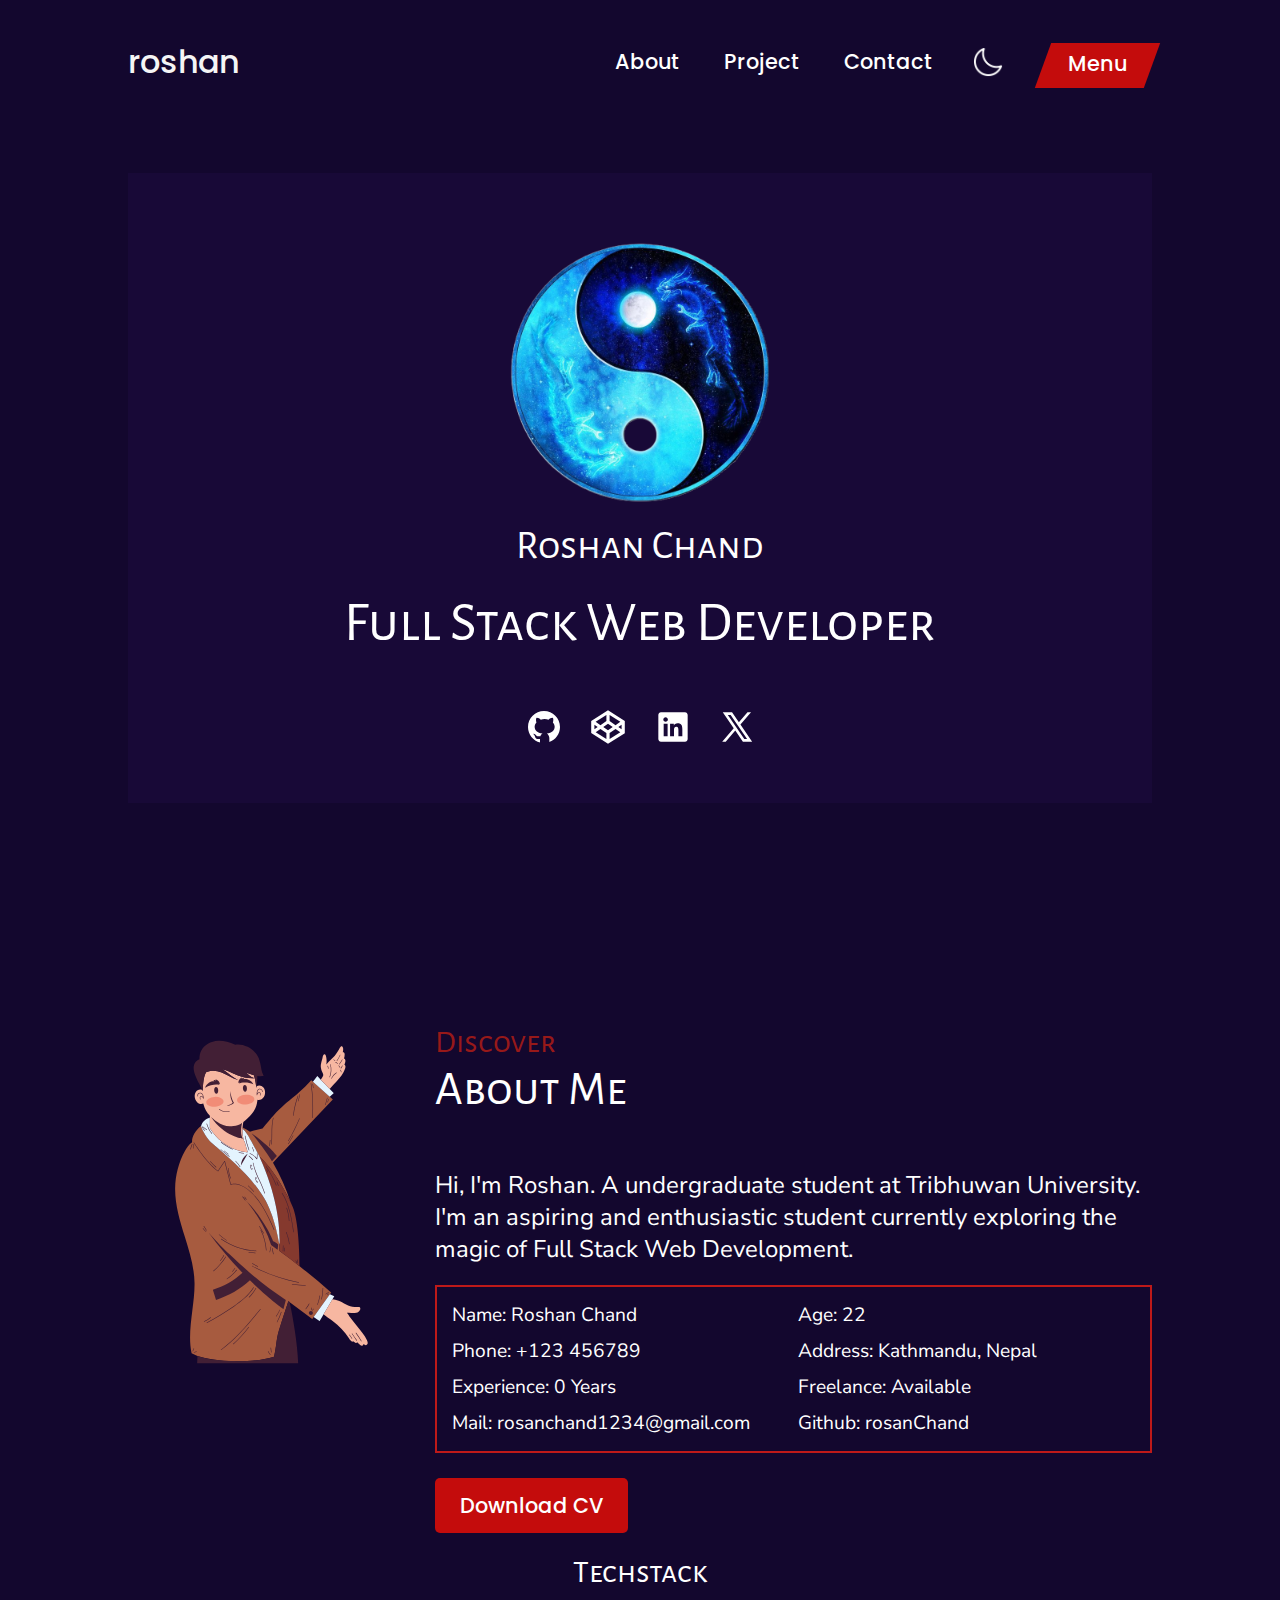
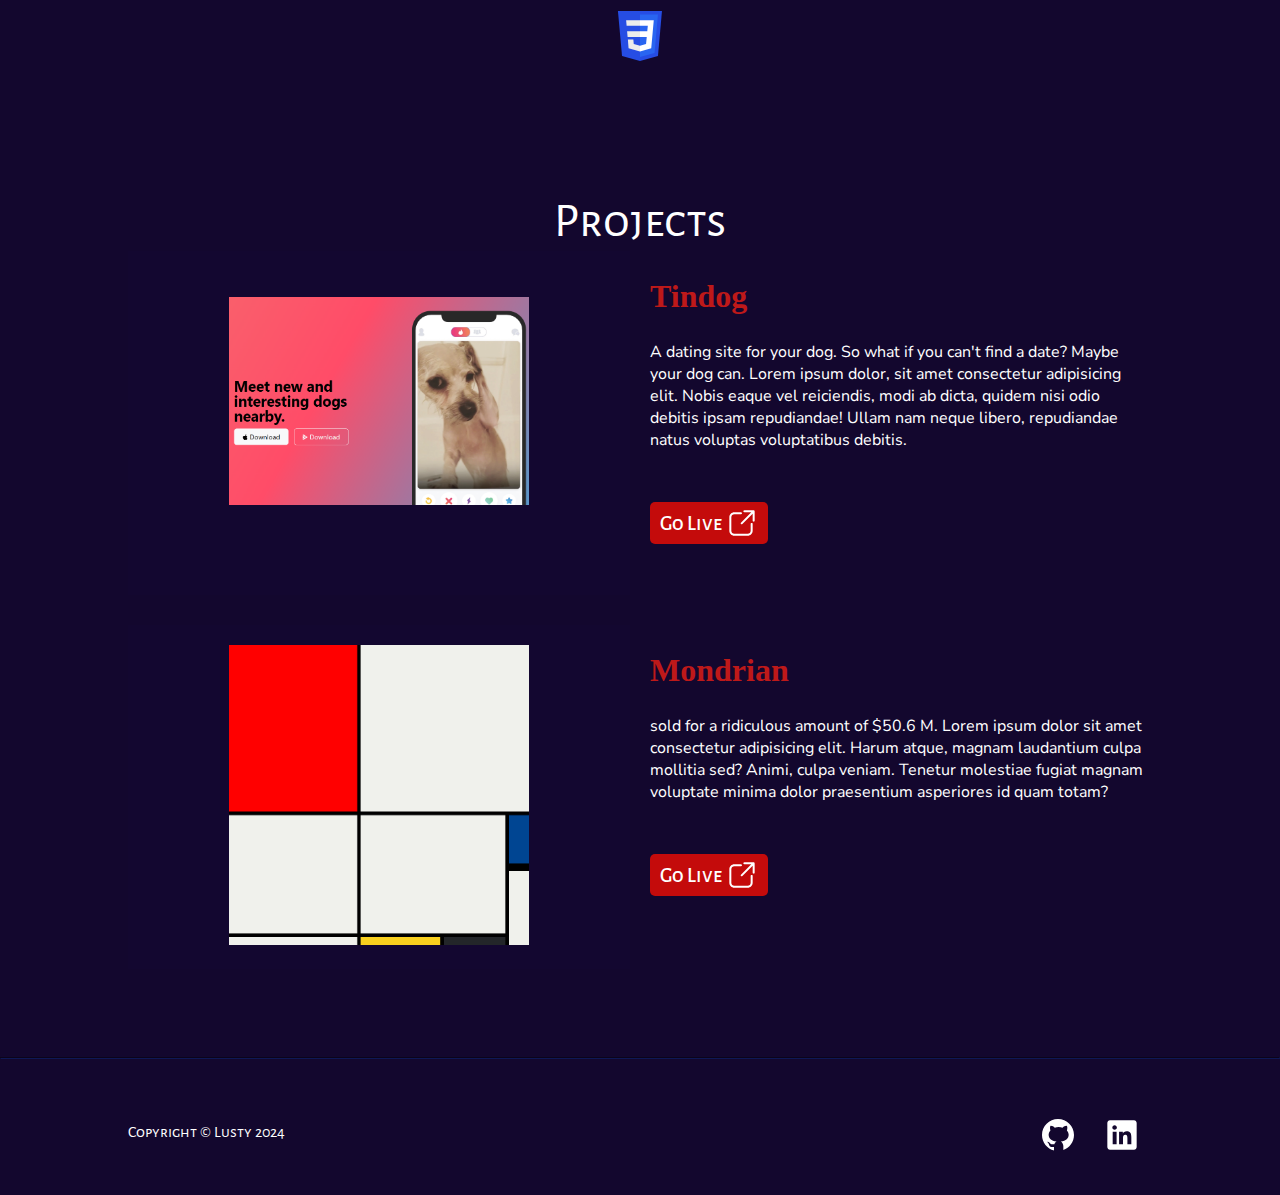
<file: index.html>
<!DOCTYPE html>
<html lang="en">
  <head>
    <meta charset="UTF-8" />
    <meta name="viewport" content="width=device-width, initial-scale=1.0" />
    <title>Roshan Chand - Portfolio Website</title>
    <link rel="preconnect" href="https://fonts.googleapis.com" />
    <link rel="preconnect" href="https://fonts.gstatic.com" crossorigin />
    <link
      href="https://fonts.googleapis.com/css2?family=Poppins&display=swap"
      rel="stylesheet"
    />
    <link rel="preconnect" href="https://fonts.googleapis.com" />
    <link rel="preconnect" href="https://fonts.gstatic.com" crossorigin />
    <link
      href="https://fonts.googleapis.com/css2?family=Alegreya+Sans+SC&display=swap"
      rel="stylesheet"
    />
    <link rel="preconnect" href="https://fonts.googleapis.com" />
    <link rel="preconnect" href="https://fonts.gstatic.com" crossorigin />
    <link
      href="https://fonts.googleapis.com/css2?family=Nunito+Sans:ital,opsz,wght@0,6..12,200..1000;1,6..12,200..1000&display=swap"
      rel="stylesheet"
    />
    <link rel="stylesheet" href="./style.css" />
  </head>
  <body>
    <section id="navbar" class="cl">
      <div class="nav-bar">
        <a href="./index.html" style="color: whitesmoke; margin-right: auto"
          >roshan</a
        >
        <nav>
          <ul class="nav_links">
            <li class="hid"><a href="#">About</a></li>
            <li class="hid"><a href="#">Project</a></li>
            <li><a href="#">Contact</a></li>
          </ul>
        </nav>
        <img class="hid" src="./images/night-mode.png" alt="moon" height="30px" />
        <a class="menu" href="#"
          ><button><p>Menu</p></button></a
        >
      </div>
    </section>
    <section id="intro">
      <div class="container">
        <div class="mid_body">
          <div class="photo">
            <img src="./images/yinyang.png" alt="ying-yang" />
          </div>
          <div class="name">
            <p>Roshan Chand</p>
          </div>
          <div class="des">
            <p>Full Stack Web Developer</p>
          </div>
          <div class="logos">
            <a href="https://github.com/rosanChand"
              ><img src="./images/icons8-github.svg" alt="github"
            /></a>
            <a href="#"
              ><img src="./images/icons8-codepen.svg" alt="codepen" />
              <a href="https://www.linkedin.com/in/roshan-chand-756a3a30b/"
                ><img src="./images/icons8-linkedin.svg" alt="linkedln" /></a
            ></a>
            <a href="#"><img src="./images/icons8-twitterx.svg" alt="X" /></a>
          </div>
        </div>
      </div>
    </section>
    <section id="about">
      <div class="container-main">
        <div class="container-about">
          <div class="photo">
            <img src="./images/man.svg" alt="man" />
          </div>
          <div class="info">
            <div class="heading"><p>Discover</p></div>
            <div class="name"><p>About Me</p></div>
           
          </div>
           <div class="info-des">
              <p>
                Hi, I'm Roshan. A undergraduate student at Tribhuwan University.
                I'm an aspiring and enthusiastic student currently exploring the
                magic of Full Stack Web Development.
              </p>
            </div>
          
          
          <div class="box">
            <p>Name: Roshan Chand</p>
            <p>Age: 22</p>
            <p>Phone: +123 456789</p>
            <p>Address: Kathmandu, Nepal</p>
            <p>Experience: 0 Years</p>
            <p>Freelance: Available</p>
            <p>Mail: rosanchand1234@gmail.com</p>
            <p>Github: rosanChand</p>
            
          </div>
          <a href="#" class="cv-box"><button>Download CV</button></a>
          <div class="techstack">
            <p>Techstack</p>
            <div class="why">
              <!-- <img src="./images/html-5-logo-svgrepo-com.svg" alt="html"> -->
              <img src="./images/css3-svgrepo-com.svg" alt="css" />
            </div>
          </div>
        </div>
      </div>
    </section>
    <section id="projects">
      <div class="container-3">
        <div class="heading"><p>Projects</p></div>
        <div class="main-box">
          <div class="project-box">
            <img src="./images/tindog.png" alt="tindog" " class="img-side" style="object-fit: contain;" />
          </div>
          <div class="text-box">
            <h2>Tindog</h2>
            <p>
              A dating site for your dog. So what if you can't find a date?
              Maybe your dog can. Lorem ipsum dolor, sit amet consectetur
              adipisicing elit. Nobis eaque vel reiciendis, modi ab dicta,
              quidem nisi odio debitis ipsam repudiandae! Ullam nam neque
              libero, repudiandae natus voluptas voluptatibus debitis.
            </p>
            <a href="./pages/TinDog Project/index.html" ><button><p style="display:inline">Go Live</p> <img src="./images/icons8-external-link.svg" alt="external-link" style="height: 2rem; margin-left: 4px;"></button></a>
          </div>

          <div class="project-box">
            <img src="./images/grid.png" alt="tindog" class="img-side" style="margin: 20px;" />
          </div>
          <div class="text-box">
            <h2>Mondrian</h2>
            <p>
              sold for a ridiculous amount of $50.6 M. Lorem ipsum dolor sit
              amet consectetur adipisicing elit. Harum atque, magnam laudantium
              culpa mollitia sed? Animi, culpa veniam. Tenetur molestiae fugiat
              magnam voluptate minima dolor praesentium asperiores id quam
              totam?
            </p>
              <a href="./pages/Mondrian Project/index.html"><button><p style="display:inline">Go Live</p> <img src="./images/icons8-external-link.svg" alt="external-link" style="height: 2rem; margin-left: 4px;"></button></a>
          </div>
        </div>
      </div>
    </section>
    <section class="footer">
      <hr style="border-color: rgba(4, 21, 59, 0.4);">
      <div class="container-4">
        <p>Copyright &#169; Lusty 2024 </p>
        <div class="logos">
          <a href="#"
          ><img src="./images/icons8-github.svg" alt="github"
        /></a>
        <a href="#">
        <img src="./images/icons8-linkedin.svg" alt="linkedln" /></a
        >
      </a>
        </div>
      </div>
    </section>
  </body>
</html>
</file>
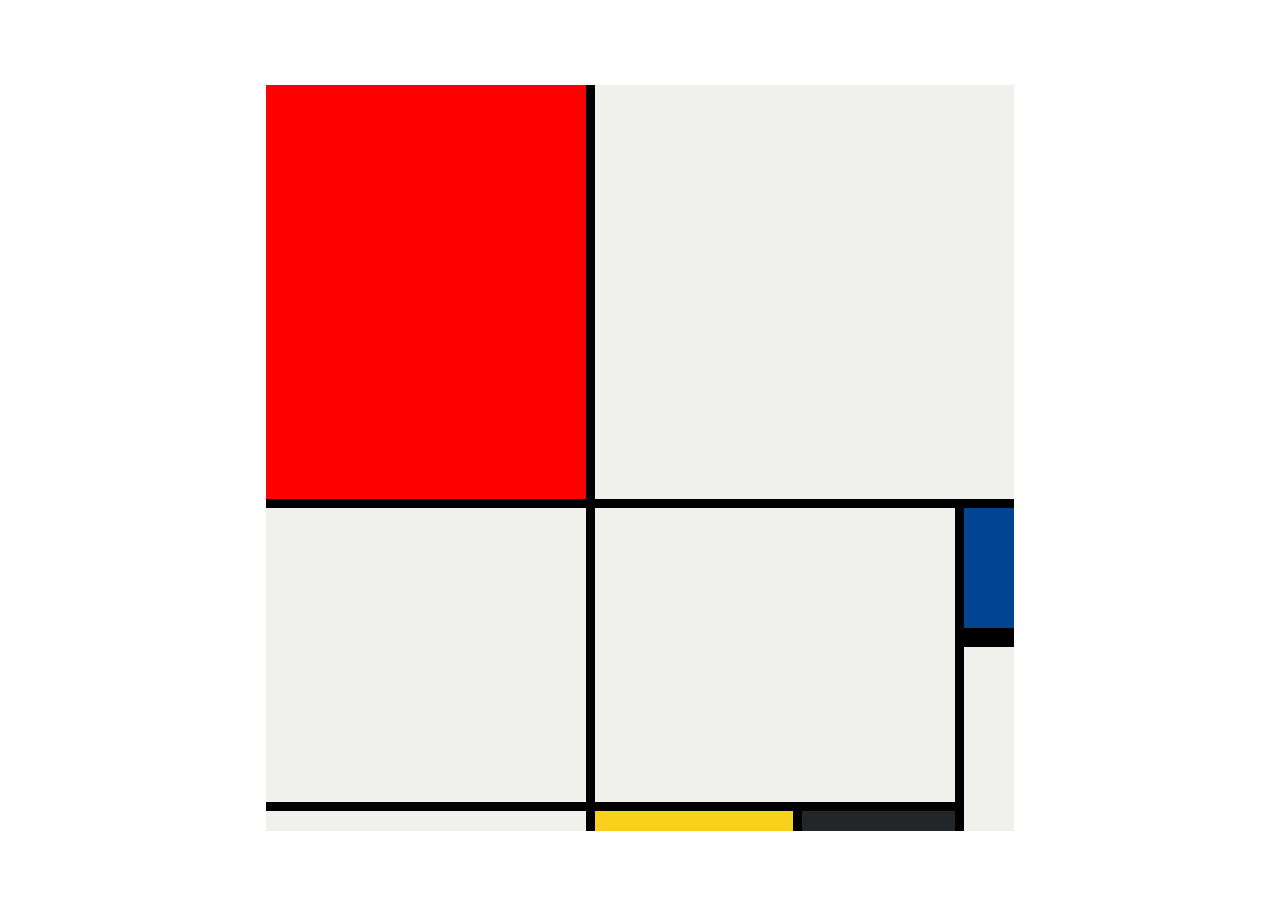
<file: pages/Mondrian Project/index.html>
<!DOCTYPE html>
<html lang="en">
  <head>
    <meta charset="UTF-8" />
    <meta name="viewport" content="width=device-width, initial-scale=1.0" />
    <title>Mondrian Project</title>
    <style>
      /* 
    Write your CSS here 
    Gap Colour: #000
    White: #F0F1EC
    Red: #E72F24
    Black: #232629
    Blue: #004592
    Yellow: #F9D01E

    For dimensions, see dimensions.png image.
    HINT: Remember you can't change the properties of grid lines.
    But grid lines are transparent!
    */
      .main-container{
        display: flex;
        height: 100vh;
        /* width: 100%; */
        justify-content: center;
        align-items: center;
      }
      .container {
        display: grid;
        width: 748px;
        grid-template-columns: 320px 198px 153px 50px;
        grid-template-rows: 414px 130px 155px 20px;
        gap: 9px;
        background-color: black;
        
      }
      .box1 {
        background-color: red;
        /* height: 414px;
      width: 320px; */
      }
      .box2 {
        background-color: #f0f1ec;
        /* height: 414px;
      width: 428px; */
        grid-column: span 3;
      }
      .box3 {
        background-color: #f0f1ec;
        grid-row: span 2;
      }
      .box4 {
        background-color: #f0f1ec;
        grid-column: span 2;
        grid-row: span 2;
      }
      .box5 {
        background-color: #004592;
        
        border-bottom: 10px solid black;
      }
      .box6 {
        background-color: #f0f1ec;
        grid-area: -1/-1/3/4;
      }
      .box7 {
        background-color: #f0f1ec;
      }
      .box8 {
        background-color: #f9d01e;
      }
      .box9 {
        background-color: #232629;
      }
    </style>
  </head>

  <body>
    <!-- Write your HTML here -->
    <div class="main-container">
      <div class="container">
        <div class="box box1"></div>
        <div class="box box2"></div>
        <div class="box box3"></div>
        <div class="box box4"></div>
        <div class="box box5"></div>
        <div class="box box6"></div>
        <div class="box box7"></div>
        <div class="box box8"></div>
        <div class="box box9"></div>
      </div>
    </div>
  </body>
</html>
</file>
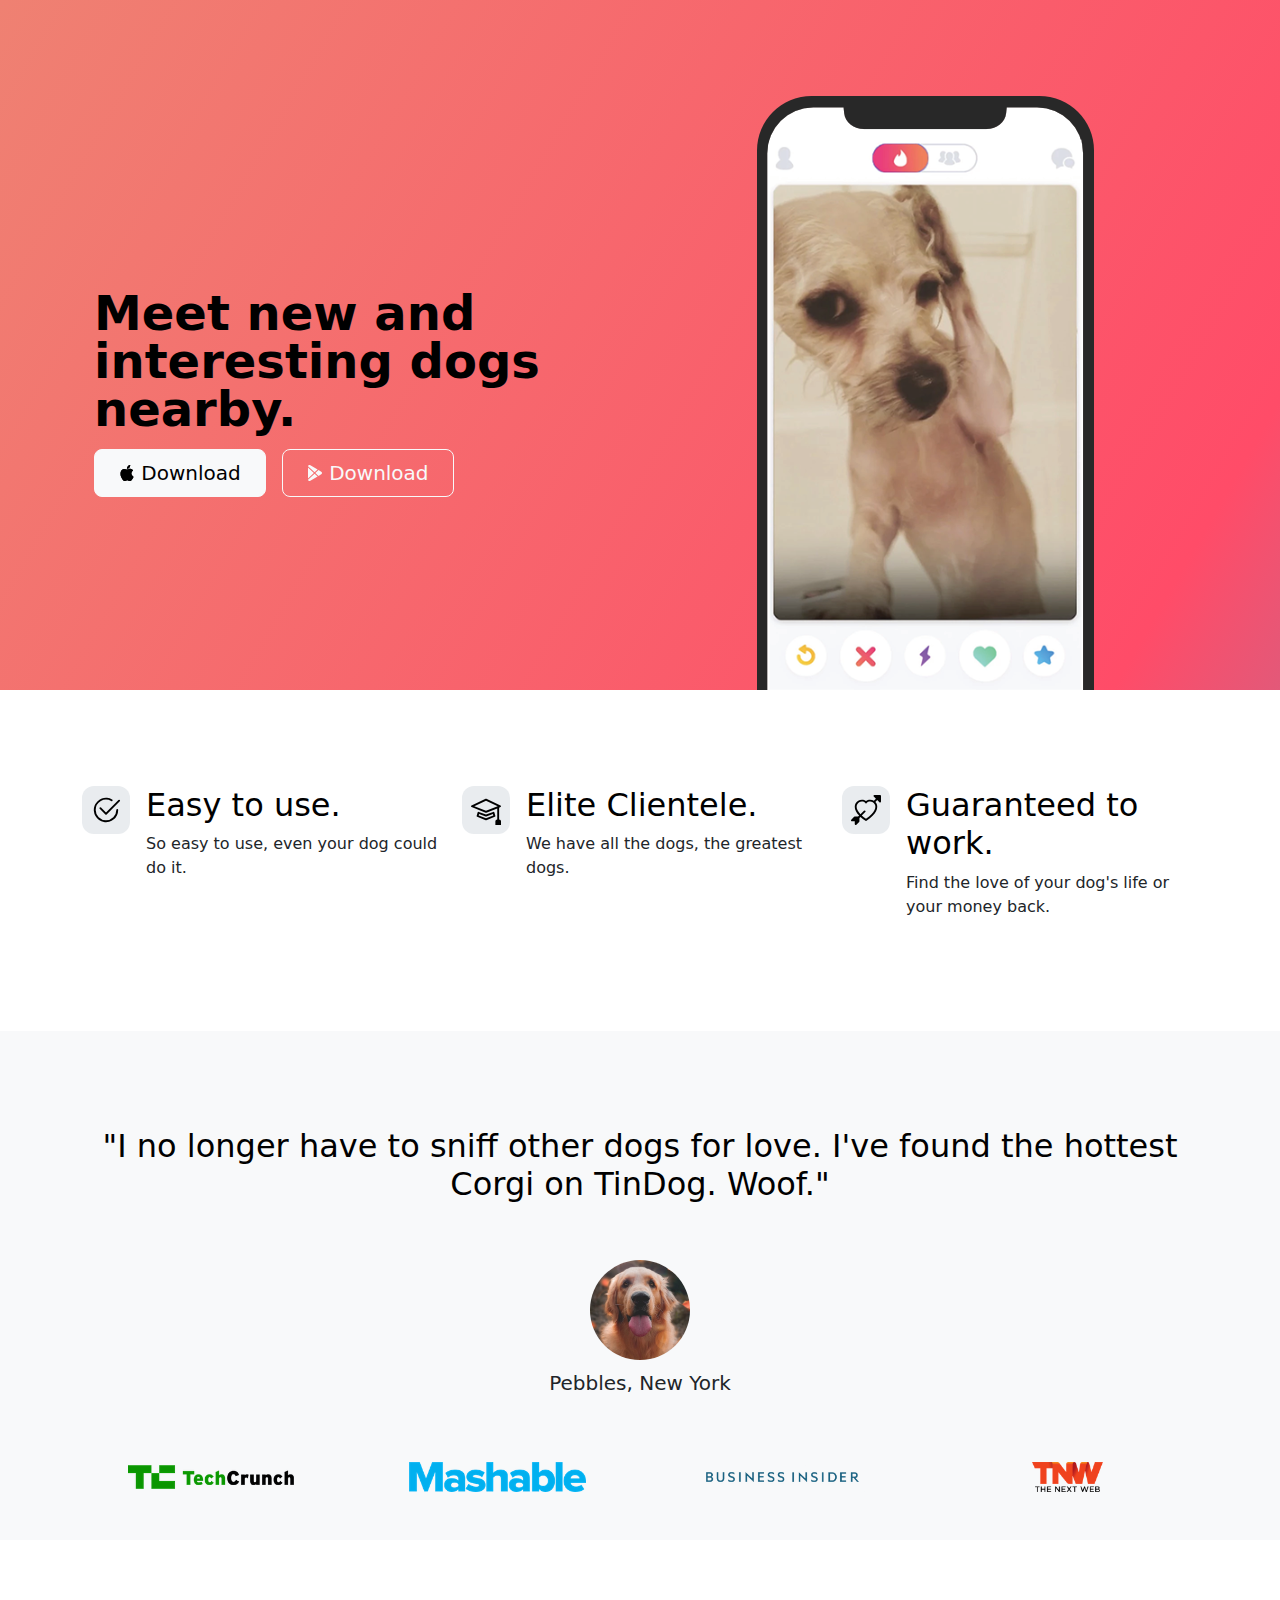
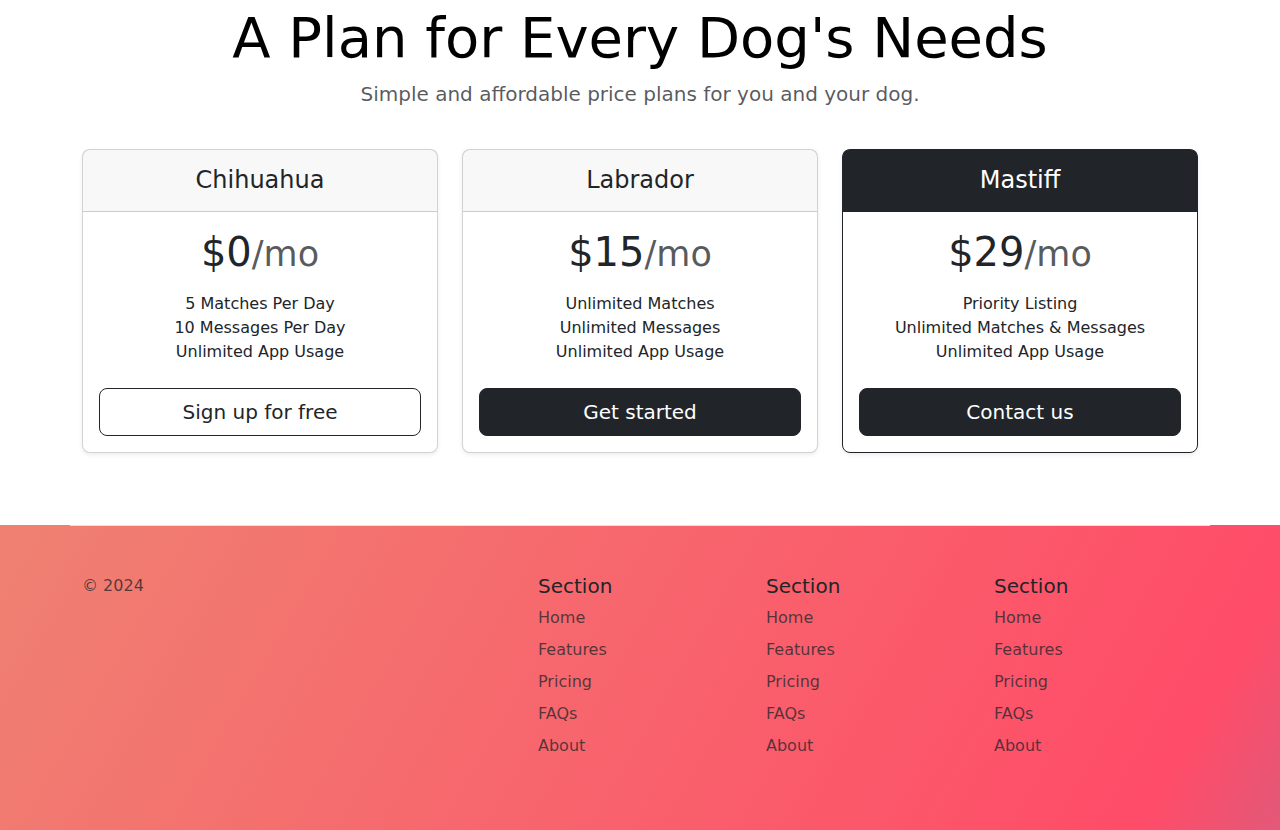
<file: pages/TinDog Project/index.html>
<!DOCTYPE html>
<html lang="en">
  <head>
    <meta charset="UTF-8" />
    <meta name="viewport" content="width=device-width, initial-scale=1.0" />
    <title>TinDog</title>
    <link
      href="https://cdn.jsdelivr.net/npm/bootstrap@5.3.3/dist/css/bootstrap.min.css"
      rel="stylesheet"
      integrity="sha384-QWTKZyjpPEjISv5WaRU9OFeRpok6YctnYmDr5pNlyT2bRjXh0JMhjY6hW+ALEwIH"
      crossorigin="anonymous"
    />

    <link rel="stylesheet" href="./css/style.css" />
  </head>

  <body>
    <!-- Title -->
    <section id="title" class="gradient-background">
      <div class="container col-xxl-8 px-4 pt-5">
        <div class="row flex-lg-row-reverse align-items-center g-5 pt-5">
          <div class="col-10 col-sm-8 col-lg-6">
            <img
              src="./images/iphone.png"
              class="d-block mx-lg-auto img-fluid"
              alt="Bootstrap Themes"
              height="200"
              loading="lazy"
            />
          </div>
          <div class="col-lg-6">
            <h1 class="display-5 fw-bold text-body-emphasis lh-1 mb-3">
              Meet new and interesting dogs nearby.
            </h1>
            <div class="d-grid gap-2 d-md-flex justify-content-md-start">
              <button type="button" class="btn btn-light btn-lg px-4 me-md-2">
                <svg
                  xmlns="http://www.w3.org/2000/svg"
                  width="16"
                  height="16"
                  fill="currentColor"
                  class="bi bi-apple mb-1"
                  viewBox="0 0 16 16"
                >
                  <path
                    d="M11.182.008C11.148-.03 9.923.023 8.857 1.18c-1.066 1.156-.902 2.482-.878 2.516.024.034 1.52.087 2.475-1.258.955-1.345.762-2.391.728-2.43Zm3.314 11.733c-.048-.096-2.325-1.234-2.113-3.422.212-2.189 1.675-2.789 1.698-2.854.023-.065-.597-.79-1.254-1.157a3.692 3.692 0 0 0-1.563-.434c-.108-.003-.483-.095-1.254.116-.508.139-1.653.589-1.968.607-.316.018-1.256-.522-2.267-.665-.647-.125-1.333.131-1.824.328-.49.196-1.422.754-2.074 2.237-.652 1.482-.311 3.83-.067 4.56.244.729.625 1.924 1.273 2.796.576.984 1.34 1.667 1.659 1.899.319.232 1.219.386 1.843.067.502-.308 1.408-.485 1.766-.472.357.013 1.061.154 1.782.539.571.197 1.111.115 1.652-.105.541-.221 1.324-1.059 2.238-2.758.347-.79.505-1.217.473-1.282Z"
                  />
                  <path
                    d="M11.182.008C11.148-.03 9.923.023 8.857 1.18c-1.066 1.156-.902 2.482-.878 2.516.024.034 1.52.087 2.475-1.258.955-1.345.762-2.391.728-2.43Zm3.314 11.733c-.048-.096-2.325-1.234-2.113-3.422.212-2.189 1.675-2.789 1.698-2.854.023-.065-.597-.79-1.254-1.157a3.692 3.692 0 0 0-1.563-.434c-.108-.003-.483-.095-1.254.116-.508.139-1.653.589-1.968.607-.316.018-1.256-.522-2.267-.665-.647-.125-1.333.131-1.824.328-.49.196-1.422.754-2.074 2.237-.652 1.482-.311 3.83-.067 4.56.244.729.625 1.924 1.273 2.796.576.984 1.34 1.667 1.659 1.899.319.232 1.219.386 1.843.067.502-.308 1.408-.485 1.766-.472.357.013 1.061.154 1.782.539.571.197 1.111.115 1.652-.105.541-.221 1.324-1.059 2.238-2.758.347-.79.505-1.217.473-1.282Z"
                  />
                </svg>
                Download
              </button>
              <button type="button" class="btn btn-outline-light btn-lg px-4">
                <svg
                  xmlns="http://www.w3.org/2000/svg"
                  width="16"
                  height="16"
                  fill="currentColor"
                  class="bi bi-google-play mb-1"
                  viewBox="0 0 16 16"
                >
                  <path
                    d="M14.222 9.374c1.037-.61 1.037-2.137 0-2.748L11.528 5.04 8.32 8l3.207 2.96 2.694-1.586Zm-3.595 2.116L7.583 8.68 1.03 14.73c.201 1.029 1.36 1.61 2.303 1.055l7.294-4.295ZM1 13.396V2.603L6.846 8 1 13.396ZM1.03 1.27l6.553 6.05 3.044-2.81L3.333.215C2.39-.341 1.231.24 1.03 1.27Z"
                  />
                </svg>
                Download
              </button>
            </div>
          </div>
        </div>
      </div>
    </section>
    <!-- Features -->
    <section id="features">
      <div class="container mt-5">
        <div class="row g-4 py-5 row-cols-1 row-cols-lg-3">
          <div class="col d-flex align-items-start">
            <div
              class="icon-square text-body-emphasis bg-body-secondary d-inline-flex align-items-center justify-content-center fs-4 flex-shrink-0 me-3"
            >
              <svg
                xmlns="http://www.w3.org/2000/svg"
                height="30"
                fill="currentColor"
                class="bi bi-check2-circle"
                viewBox="0 0 16 16"
              >
                <path
                  d="M2.5 8a5.5 5.5 0 0 1 8.25-4.764.5.5 0 0 0 .5-.866A6.5 6.5 0 1 0 14.5 8a.5.5 0 0 0-1 0 5.5 5.5 0 1 1-11 0z"
                />
                <path
                  d="M15.354 3.354a.5.5 0 0 0-.708-.708L8 9.293 5.354 6.646a.5.5 0 1 0-.708.708l3 3a.5.5 0 0 0 .708 0l7-7z"
                />
              </svg>
            </div>
            <div>
              <h3 class="fs-2 text-body-emphasis">Easy to use.</h3>
              <p>So easy to use, even your dog could do it.</p>
            </div>
          </div>
          <div class="col d-flex align-items-start">
            <div
              class="icon-square text-body-emphasis bg-body-secondary d-inline-flex align-items-center justify-content-center fs-4 flex-shrink-0 me-3"
            >
              <svg
                xmlns="http://www.w3.org/2000/svg"
                height="30"
                fill="currentColor"
                class="bi bi-mortarboard"
                viewBox="0 0 16 16"
              >
                <path
                  d="M8.211 2.047a.5.5 0 0 0-.422 0l-7.5 3.5a.5.5 0 0 0 .025.917l7.5 3a.5.5 0 0 0 .372 0L14 7.14V13a1 1 0 0 0-1 1v2h3v-2a1 1 0 0 0-1-1V6.739l.686-.275a.5.5 0 0 0 .025-.917l-7.5-3.5ZM8 8.46 1.758 5.965 8 3.052l6.242 2.913L8 8.46Z"
                />
                <path
                  d="M4.176 9.032a.5.5 0 0 0-.656.327l-.5 1.7a.5.5 0 0 0 .294.605l4.5 1.8a.5.5 0 0 0 .372 0l4.5-1.8a.5.5 0 0 0 .294-.605l-.5-1.7a.5.5 0 0 0-.656-.327L8 10.466 4.176 9.032Zm-.068 1.873.22-.748 3.496 1.311a.5.5 0 0 0 .352 0l3.496-1.311.22.748L8 12.46l-3.892-1.556Z"
                />
              </svg>
            </div>
            <div>
              <h3 class="fs-2 text-body-emphasis">Elite Clientele.</h3>
              <p>We have all the dogs, the greatest dogs.</p>
            </div>
          </div>
          <div class="col d-flex align-items-start">
            <div
              class="icon-square text-body-emphasis bg-body-secondary d-inline-flex align-items-center justify-content-center fs-4 flex-shrink-0 me-3"
            >
              <svg
                xmlns="http://www.w3.org/2000/svg"
                height="30"
                fill="currentColor"
                class="bi bi-arrow-through-heart"
                viewBox="0 0 16 16"
              >
                <path
                  fill-rule="evenodd"
                  d="M2.854 15.854A.5.5 0 0 1 2 15.5V14H.5a.5.5 0 0 1-.354-.854l1.5-1.5A.5.5 0 0 1 2 11.5h1.793l.53-.53c-.771-.802-1.328-1.58-1.704-2.32-.798-1.575-.775-2.996-.213-4.092C3.426 2.565 6.18 1.809 8 3.233c1.25-.98 2.944-.928 4.212-.152L13.292 2 12.147.854A.5.5 0 0 1 12.5 0h3a.5.5 0 0 1 .5.5v3a.5.5 0 0 1-.854.354L14 2.707l-1.006 1.006c.236.248.44.531.6.845.562 1.096.585 2.517-.213 4.092-.793 1.563-2.395 3.288-5.105 5.08L8 13.912l-.276-.182a21.86 21.86 0 0 1-2.685-2.062l-.539.54V14a.5.5 0 0 1-.146.354l-1.5 1.5Zm2.893-4.894A20.419 20.419 0 0 0 8 12.71c2.456-1.666 3.827-3.207 4.489-4.512.679-1.34.607-2.42.215-3.185-.817-1.595-3.087-2.054-4.346-.761L8 4.62l-.358-.368c-1.259-1.293-3.53-.834-4.346.761-.392.766-.464 1.845.215 3.185.323.636.815 1.33 1.519 2.065l1.866-1.867a.5.5 0 1 1 .708.708L5.747 10.96Z"
                />
              </svg>
            </div>
            <div>
              <h3 class="fs-2 text-body-emphasis">Guaranteed to work.</h3>
              <p>Find the love of your dog's life or your money back.</p>
            </div>
          </div>
        </div>
      </div>
    </section>
    <!-- Testimonial -->
    <section id="testimonial">
      <div class="my-5">
        <div class="p-5 text-center bg-body-tertiary">
          <div class="container py-5">
            <h2 class="text-body-emphasis">
              "I no longer have to sniff other dogs for love. I've found the
              hottest Corgi on TinDog. Woof."
            </h2>
            <img
              class="mt-5 mb-2"
              src="./images/dog-img.jpg"
              alt="image of a dog"
              style="height: 100px; border-radius: 50%"
            />
            <p class="col-lg-8 mx-auto lead">Pebbles, New York</p>
          </div>
          <div class="container text-center">
            <div class="row">
              <div class="col-12 col-lg-3">
                <img src="./images/techcrunch.png" alt="crunch" height="30" />
              </div>
              <div class="col-12 col-lg-3">
                <img src="./images/mashable.png" alt="mash" height="30" />
              </div>
              <div class="col-12 col-lg-3">
                <img src="./images/bizinsider.png" alt="insider" height="30" />
              </div>
              <div class="col-12 col-lg-3">
                <img src="./images/tnw.png" alt="tnw" height="30" />
              </div>
            </div>
          </div>
        </div>
      </div>
    </section>
    <!-- Pricing -->
    <section id="pricing">
      <div class="container">
        <div class="pricing-header p-3 pb-md-4 mx-auto text-center">
          <h1 class="display-4 fw-normal text-body-emphasis">
            A Plan for Every Dog's Needs
          </h1>
          <p class="fs-5 text-body-secondary">
            Simple and affordable price plans for you and your dog.
          </p>
        </div>
        <div class="row row-cols-1 row-cols-md-3 mb-3 text-center">
          <div class="col">
            <div class="card mb-4 rounded-3 shadow-sm">
              <div class="card-header py-3">
                <h4 class="my-0 fw-normal">Chihuahua</h4>
              </div>
              <div class="card-body">
                <h1 class="card-title pricing-card-title">
                  $0<small class="text-body-secondary fw-light">/mo</small>
                </h1>
                <ul class="list-unstyled mt-3 mb-4">
                  <li>5 Matches Per Day</li>
                  <li>10 Messages Per Day</li>
                  <li>Unlimited App Usage</li>
                </ul>
                <button
                  type="button"
                  class="w-100 btn btn-lg btn-outline-dark"
                >
                  Sign up for free
                </button>
              </div>
            </div>
          </div>
          <div class="col">
            <div class="card mb-4 rounded-3 shadow-sm">
              <div class="card-header py-3">
                <h4 class="my-0 fw-normal">Labrador</h4>
              </div>
              <div class="card-body">
                <h1 class="card-title pricing-card-title">
                  $15<small class="text-body-secondary fw-light">/mo</small>
                </h1>
                <ul class="list-unstyled mt-3 mb-4">
                  <li>Unlimited Matches</li>
                  <li>Unlimited Messages</li>
                  <li>Unlimited App Usage</li>
                  
                </ul>
                <button type="button" class="w-100 btn btn-lg btn-dark">
                  Get started
                </button>
              </div>
            </div>
          </div>
          <div class="col">
            <div class="card mb-4 rounded-3 shadow-sm border-dark">
              <div class="card-header py-3 text-bg-dark border-dark">
                <h4 class="my-0 fw-normal">Mastiff</h4>
              </div>
              <div class="card-body">
                <h1 class="card-title pricing-card-title">
                  $29<small class="text-body-secondary fw-light">/mo</small>
                </h1>
                <ul class="list-unstyled mt-3 mb-4">
                  <li>Priority Listing</li>
                  <li>Unlimited Matches & Messages</li>
                  <li>Unlimited App Usage</li>
                </ul>
                <button type="button" class="w-100 btn btn-lg btn-dark">
                  Contact us
                </button>
              </div>
            </div>
          </div>
        </div>
      </div>
    </section>
    <!-- Footer -->
    <section id="footer" class="gradient-background mb-0">
      <div class="container ">
        <footer class="row row-cols-1 row-cols-sm-2 row-cols-md-5 py-5 mt-5 border-top">
          <div class="col ">
            <p class="text-body-secondary">© 2024</p>
          </div>
      
          <div class="col ">
      
          </div>
      
          <div class="col mb-3">
            <h5>Section</h5>
            <ul class="nav flex-column">
              <li class="nav-item mb-2"><a href="#" class="nav-link p-0 text-body-secondary">Home</a></li>
              <li class="nav-item mb-2"><a href="#" class="nav-link p-0 text-body-secondary">Features</a></li>
              <li class="nav-item mb-2"><a href="#" class="nav-link p-0 text-body-secondary">Pricing</a></li>
              <li class="nav-item mb-2"><a href="#" class="nav-link p-0 text-body-secondary">FAQs</a></li>
              <li class="nav-item mb-2"><a href="#" class="nav-link p-0 text-body-secondary">About</a></li>
            </ul>
          </div>
      
          <div class="col mb-3">
            <h5>Section</h5>
            <ul class="nav flex-column">
              <li class="nav-item mb-2"><a href="#" class="nav-link p-0 text-body-secondary">Home</a></li>
              <li class="nav-item mb-2"><a href="#" class="nav-link p-0 text-body-secondary">Features</a></li>
              <li class="nav-item mb-2"><a href="#" class="nav-link p-0 text-body-secondary">Pricing</a></li>
              <li class="nav-item mb-2"><a href="#" class="nav-link p-0 text-body-secondary">FAQs</a></li>
              <li class="nav-item mb-2"><a href="#" class="nav-link p-0 text-body-secondary">About</a></li>
            </ul>
          </div>
      
          <div class="col mb-3">
            <h5>Section</h5>
            <ul class="nav flex-column">
              <li class="nav-item mb-2"><a href="#" class="nav-link p-0 text-body-secondary">Home</a></li>
              <li class="nav-item mb-2"><a href="#" class="nav-link p-0 text-body-secondary">Features</a></li>
              <li class="nav-item mb-2"><a href="#" class="nav-link p-0 text-body-secondary">Pricing</a></li>
              <li class="nav-item mb-2"><a href="#" class="nav-link p-0 text-body-secondary">FAQs</a></li>
              <li class="nav-item mb-2"><a href="#" class="nav-link p-0 text-body-secondary">About</a></li>
            </ul>
          </div>
        </footer>
      </div>
    </section>

    <script
      src="https://cdn.jsdelivr.net/npm/bootstrap@5.3.3/dist/js/bootstrap.bundle.min.js"
      integrity="sha384-YvpcrYf0tY3lHB60NNkmXc5s9fDVZLESaAA55NDzOxhy9GkcIdslK1eN7N6jIeHz"
      crossorigin="anonymous"
    ></script>
  </body>
</html>
</file>
<file: style.css>
/* navbar */
.nav-bar {
  background-color: #13072e;
  color: white;
  font-family: "Poppins", sans-serif;
}
body {
  margin: 0;
  padding: 0;
}
.nav-bar {
  display: flex;
  /* flex-direction: row; */
  align-items: center;
  padding: 30px 10%;
  justify-content: flex-end;
}
.nav-bar > a {
  font-size: 2rem;
  cursor: pointer;
  /* margin-right: auto; */
}
.nav-bar li,
a,
button {
  font-family: "poppins";
  font-weight: 500;
  font-size: 1.3rem;
  /* margin: 0 1rem;
    padding: 0px; */
  text-decoration: none;
  color: white;
}
nav ul {
  list-style-type: none;
  padding: 0px;
  /* margin: 0px; */
  overflow: hidden;
  text-align: center;
}
.nav_links li {
  display: inline-block;
  text-decoration: none;
  text-align: center;
  padding: 0px 20px;
}
.nav-bar img {
  margin: 0;
  padding: 0px 20px;
}
.nav-bar a > button > p {
  height: 35px;
  margin: 0px;
  padding: 0px;
  transform: skew(20deg);
  font-family: "poppins";
}
.nav_links li a {
  transition: all 0.3s ease 0s;
}

.nav_links li a:hover {
  color: rgb(196, 12, 12);
}

.nav-bar button {
  margin-left: 20px;
  padding: 5px 25px;
  background-color: rgb(196, 12, 12);
  border: none;
  /* border-radius: 40px; */
  transform: skew(-20deg);
  cursor: pointer;
  transition: all 0.3s ease 0s;
}
.nav-bar button:hover {
  background-color: rgb(158, 6, 6);
}

/* into */
#intro {
  background-color: #13072e;
  height: 100vh;
}
.container {
  /* height: 1000px; */
  background-color: #13072e;
  display: flex;
  justify-content: center;
  /* align-items: center;
    height: 100%; */
}
.mid_body {
  background-color: rgb(43, 20, 96, 0.2);
  height: 70vh;
  width: 80%;
  /* opacity: 0.2; */
  margin-top: 50px;
  display: flex;
  flex-direction: column;
  align-items: center;
  justify-content: center;
}
.mid_body .photo {
  height: 300px;
  width: 300px;
  margin-bottom: 0px;
  padding-bottom: 0px;
}
.mid_body .photo > img {
  height: 100%;
  width: 100%;
  border-radius: 50%;
}
.mid_body .name > p {
  font-size: 2.5rem;
  font-family: "Alegreya Sans SC", sans-serif;
  color: white;
  margin-top: 0px;
  padding-top: 0px;
  /* padding-bottom: 5p; */
  margin-bottom: 20px;
}
.mid_body .des > p {
  font-size: 3.5rem;
  font-family: "Alegreya Sans SC", sans-serif;
  color: white;
  margin-top: 0px;
  padding-top: 0px;
  margin-bottom: 50px;
}
.mid_body .logos {
  display: inline-block;
}
.mid_body .logos,
a {
  list-style: none;
  text-decoration: none;
  /* margin: 0px; */
}
.logos img {
  height: 40px;
  width: 40px;
  padding: 0px 2px;
  margin: 0px 8px;
  object-fit: contain;
}

/* about */
#about {
  /* align-items: center; */
  background-color: #13072e;
  /* height: 100vh; */
  padding-bottom: 140px;
}
.container-main {
  display: flex;
  justify-content: center;
}
.container-about {
  width: 80%;
  /* height: 70%; */
  display: grid;
  grid-template-columns: 1fr 2.5fr;
  grid-template-rows: auto auto minmax(auto, 1fr) 100px;
  gap: 30px;
  column-gap: 50px;
}
.container-about .photo {
  grid-row: span 3;
}
.container-about .photo > img {
  min-height: 300px;
  min-width: 250px;
}
.container-about .info {
  display: flex;
  flex-direction: column;
  justify-content: flex-start;
}
.info .heading,
p {
  font-family: "Alegreya Sans SC", sans-serif;
  color: white;
  margin-top: 0px;
  margin-bottom: 0px;
  padding-top: 0px;
}
.info .heading > p {
  font-size: 2rem;
  color: #971919;
}
.info .name > p {
  font-size: 3rem;
  margin-bottom: 30px;
}
.container-about .info-des > p {
  font-family: "Nunito Sans", sans-serif;
  font-size: 1.5rem;
  text-align: start;
  padding-bottom: 0;
  margin-bottom: 0;
}
.container-about .info-des {
  grid-area: 2/2/3/3;
}

.container-about .box {
  /* margin-top: 30px; */
  margin-bottom: 80px;
  border: solid #be1919 2px;
  display: grid;
  grid-template-columns: 1fr 1fr;
  grid-template-rows: 1fr 1fr 1fr 1fr;
  padding: 10px;
  grid-area: 3/2/4/3;
}
.container-about .box > p {
  font-size: 1.2rem;
  font-family: "Nunito Sans", sans-serif;
  /* margin: 10px; */
  padding: 5px;
}
.container-about .box > a {
  text-decoration: none;
}
.container-about .cv-box {
  grid-area: 3/2/4/3;
  /* align-self:last baseline; */
  align-self: last baseline;
  text-align: left;
}

.container-about button {
  margin-left: 0px;
  padding: 12px 25px;
  background-color: rgb(196, 12, 12);
  border: none;
  border-radius: 5px;
  cursor: pointer;
  transition: all 0.3s ease 0s;
}
.container-about button:hover {
  background-color: rgb(158, 6, 6);
}
.techstack {
  grid-column: span 2;
}
.techstack > p {
  display: block;
  font-family: "Alegreya Sans SC", sans-serif;
  font-size: 2rem;
  text-align: center;
}
.techstack > .why {
  display: flex;
  justify-content: center;
  margin-top: 20px;
}
.techstack > .why > img {
  height: 50px;
  width: 50px;
}

/* projects */
#projects {
  background-color: #13072e;
  /* height: 100vh; */
}

.container-3 {
  display: flex;
  flex-direction: column;
  align-items: center;
}
.container-3 > .heading > p {
  font-size: 3rem;
}

/* .container-3>.heading{
    width: 80%;
    display: flex;
    align-items: flex-start;  
} */
.main-box {
  width: 80%;
  /* height: 70%; */
  display: grid;
  grid-template-columns: 1fr 1fr;
  grid-template-rows: 1fr 1fr;
  gap: 30px 20px;
  /* align-items: center; */
  justify-content: center;
}

.project-box {
  background-color: rgb(19, 7, 48);
  position: relative;
  /* align-items: center; */
  text-align: center;
}

.img-side {
  height: 25rem;
  width: 30rem;
  /* object-fit:contain; */
}
.text-box > h2 {
  /* font-family: ; */
  font-size: 2rem;
  color: #be1919;
}

.text-box > p {
  font-family: "Nunito Sans", sans-serif;
  margin: 20px 0px;
}
.text-box a {
  text-decoration: none;
  margin-left: 2rem;
}
.text-box a > button {
  display: flex;
  align-items: center;
  margin-left: 0px;
  padding: 5px 10px;
  background-color: rgb(196, 11, 11);
  border: none;
  border-radius: 5px;
  cursor: pointer;
  transition: all 0.3s ease 0s;
}
.text-box a > button:hover {
  background-color: rgb(158, 6, 6);
}
.footer {
  padding-top: 5rem;
  padding-bottom: 2rem;
  background-color: #13072e;
}
.container-4 {
  margin-top: 3rem;
  display: inline-flex;
  justify-content: center;
  width: 80%;
  padding: 0 10%;
}
.container-4 > p {
  margin-right: auto;
  color: white;
  text-align: center;
  margin-top: 0.5rem;
}
.container-4>.logos{
    /* width: 100px; */
    margin-left: auto;
}

@media (max-width: 1280px) and (min-width: 769px) {
  .container-about {
    width: 80%;
    height: 70%;
    display: grid;
    grid-template-columns: 1fr 2.5fr;
    grid-template-rows: auto auto auto 100px;
    gap: 20px;
    /* column-gap: 20px; */
  }
  .img-side {
    height: 300px;
    width: 300px;
  }
}
@media (max-width: 1190px) {
  .container-about .photo {
    grid-row: span 2;
    position: relative;
  }
  .container-about .photo > img {
    /* max-height: 150px; */
    margin-left: auto;
    margin-right: auto;
    display: block;
  }
  .container-about {
    justify-content: center;
  }
  .info .heading > p {
    margin-bottom: 10px;
  }
  .info .name > p {
    margin-bottom: 5px;
  }
  /* .container-about .info-des{
            grid
        } */
  .container-about .box {
    min-width: 40%;
    display: table;
    margin: 0 auto;
    grid-area: 3/1/4/3;
    /* margin-top: 30px; */
    margin-bottom: 80px;
    border: solid #be1919 2px;
    display: grid;
    grid-template-columns: 1fr 1fr;
    grid-template-rows: 1fr 1fr 1fr 1fr;
    padding: 10px;
    align-self: center;
  }
  .container-about .info-des > p {
    font-family: "Nunito Sans", sans-serif;
    font-size: 1.5rem;
    text-align: start;
  }
  .nav-bar {
    display: flex;
    /* flex-direction: row; */
    align-items: center;
    padding: 30px 10%;
    justify-content: flex-end;
  }
  .container-about .cv-box {
    align-self: last baseline;
    text-align: center;
    grid-area: 3/1/4/3;
    margin-bottom: 30px;
  }
  .cv-box > button {
    font-size: 0.8rem;
  }
  .img-side {
    min-height: 10rem;
    min-width: 15rem;
  }
}
@media (max-width: 820px) {
  .container-about .box > p {
    font-size: 1rem;
  }
}
@media (max-width: 768px) {
  /* .container-about {
            all: revert;
            grid-template-columns: 1fr; /* Single column layout for smaller screens */
  /* grid-template-rows: auto auto auto auto 100px; */
  /* }   */
  nav-bar {
    display: flex;
    /* flex-direction: row; */
    align-items: center;
    padding: 30px 5px;
    justify-content: flex-end;
  }
  .nav_links li {
    display: inline-block;
    text-decoration: none;
    text-align: center;
    padding: 0px 5px;
  }
  .nav-bar .hid {
    display: none !important;
  }
  .mid_body .photo {
    height: 225px;
    width: 225px;
  }
  .mid_body .name > p {
    font-size: 1.5rem;
  }

  .mid_body .des > p {
    font-size: 2.5rem;
  }
  .container-about {
    /* grid-template-columns: 1fr ; */
    grid-template-rows: auto auto auto 100px;
    gap: 30px;
  }
  /* .container-about .info-des{
            grid-area: 2/1/3/3;
        } */
  .container-about .photo > img {
    all: revert;
    min-height: 300px;
  }
  .cv-box > button {
    font-size: 0.8rem;
    /* margin: 0 12%; */
    /* padding: 8px 15px; */
  }
  .info .heading > p {
    font: 1.5;
  }
  .info .name > p {
    font-size: 2.5rem;
  }
  .container-about .info-des > p {
    font-size: 1rem;
  }
  .container-about .box > p {
    font-size: 0.8rem;
  }
  /* .container-about .box{
            margin-bottom: 50px
        } */
  /* .container-3 .text-boxh2p{
            margin: 50px 0px;
            text-align: justify;
        } */
  .main-box {
    width: 80%;
    /* height: 70%; */
    display: grid;
    grid-template-columns: 1fr;
    grid-template-rows: auto 1fr auto 1fr;
    gap: 30px 20px;
    /* align-items: center; */
    justify-content: center;
  }
  .text-box > h2 {
    text-align: center;
    margin: 15px;
  }
  .text-box {
    display: flex;
    flex-direction: column;
    align-items: center;
    margin-bottom: 50px;
  }
  .text-box a {
    margin: 0px;
  }
  #about {
    padding-bottom: 150px;
  }
  .img-side {
    all: revert;
    height: 300px;
    width: 300px;
  }
}
@media (max-width: 625px) {
  .mid_body .name > p {
    font-size: 1.2rem;
  }

  .mid_body .des > p {
    font-size: 2.1rem;
  }
  .cv-box > button {
    margin: 0px;
  }
  .container-about .box > p {
    font-size: 0.6rem;
  }
  .container-main .box > p {
    display: inline-block;
  }
}
@media (max-width: 595px) {
  .nav-bar li,
  a,
  button {
    font-family: "poppins";
    font-weight: 500;
    font-size: 0.9rem;
    /* margin: 0 1rem;
    padding: 0px; */
    text-decoration: none;
    color: white;
  }

  .nav-bar > a{
    font-size: 1.4rem;
  }
  
  .nav-bar button{
    margin: 0px 20px;
    padding: 5px 10px;
  }
  .nav-bar a>button>p{
    height: 20px;
  }
  .container-about {
    /* grid-template-columns: 1fr ; */
    grid-template-rows: auto auto auto 100px;
    gap: 10px;
  }
  .container-about .photo {
    grid-row: span 1;
  }
  .container-about .photo > img {
    all: revert;
    height: 150px;
    width: 150px;
  }
  .container-about .info {
    /* align-items: center; */
    justify-content: center;
  }
  .info .heading > p {
    font: 1;
  }
  .info .name > p {
    font-size: 1.8rem;
  }
  .container-about .info-des {
    grid-column: span 2;
  }
}
@media (max-width: 450px) {
  .mid_body .name > p {
    font-size: 1.2rem;
  }

  .mid_body .des > p {
    font-size: 1.6rem;
  }
  .container-main .box > p {
    font-size: 0.4rem;
  }
  .container-4>.logos>a>img{
    height: 30px;
    width: 35px;
  }
  .container-about .info-des>p{
    text-align: justify;
  }

}
</file>
<file: pages/TinDog Project/css/style.css>
.gradient-background {
  background: linear-gradient(300deg, #00bfff, #ff4c68, #ef8172);
  background-size: 180% 180%;
  animation: gradient-animation 18s ease infinite;
}

@keyframes gradient-animation {
  0% {
    background-position: 0% 50%;
  }
  50% {
    background-position: 100% 50%;
  }
  100% {
    background-position: 0% 50%;
  }
}

.icon-square {
  width: 3rem;
  height: 3rem;
  border-radius: 0.75rem;
}

.profile-img {
  height: 100px;
  border-radius: 50%;
}
</file>
